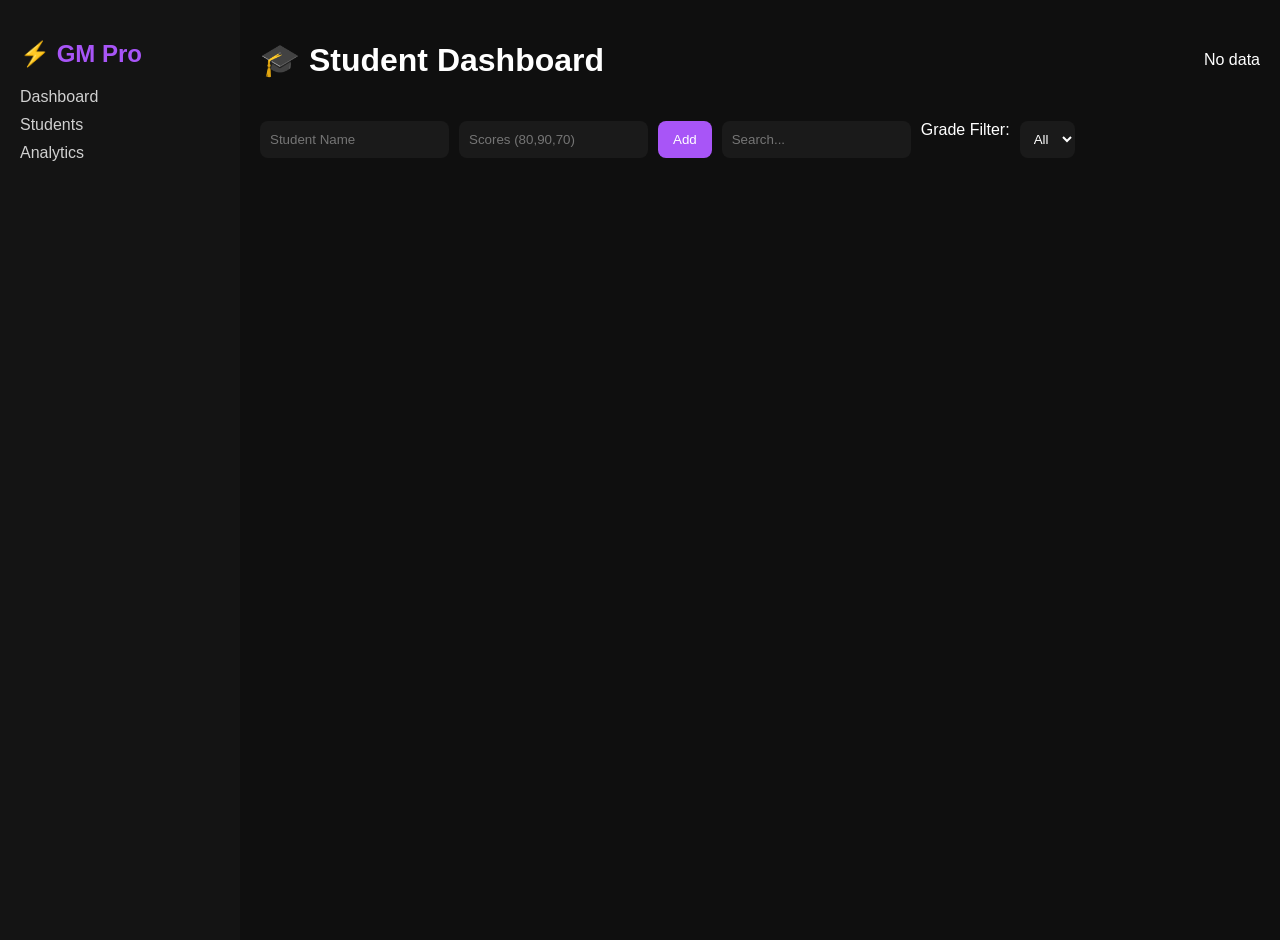
<file: index.html>
<!DOCTYPE html>
<html lang="en">
<head>
  <meta charset="UTF-8">
  <meta name="viewport" content="width=device-width, initial-scale=1.0">
  <title>Grade Manager Pro</title>
  <link rel="stylesheet" href="style.css">
</head>
<body>

<div class="app">

  <!-- Sidebar -->
  <aside class="sidebar">
    <h2>⚡ GM Pro</h2>
    <nav>
      <p>Dashboard</p>
      <p>Students</p>
      <p>Analytics</p>
    </nav>
  </aside>

  <!-- Main -->
  <main class="main">

    <header class="topbar">
      <h1>🎓 Student Dashboard</h1>
      <div id="stats"></div>
    </header>

    <section class="controls">
      <input type="text" id="name" placeholder="Student Name">
      <input type="text" id="scores" placeholder="Scores (80,90,70)">
      <button onclick="addStudent()">Add</button>

      <input type="text" id="search" placeholder="Search..." oninput="displayStudents()">

      <label for="gradeFilter">Grade Filter:</label>
      <select id="gradeFilter" onchange="displayStudents()" aria-label="Filter by grade">
        <option value="All">All</option>
        <option value="A">A</option>
        <option value="B">B</option>
        <option value="C">C</option>
        <option value="D">D</option>
        <option value="F">F</option>
      </select>
    </section>

    <section id="studentList" class="grid"></section>

  </main>

</div>

<script src="script.js"></script>
</body>
</html>
</file>
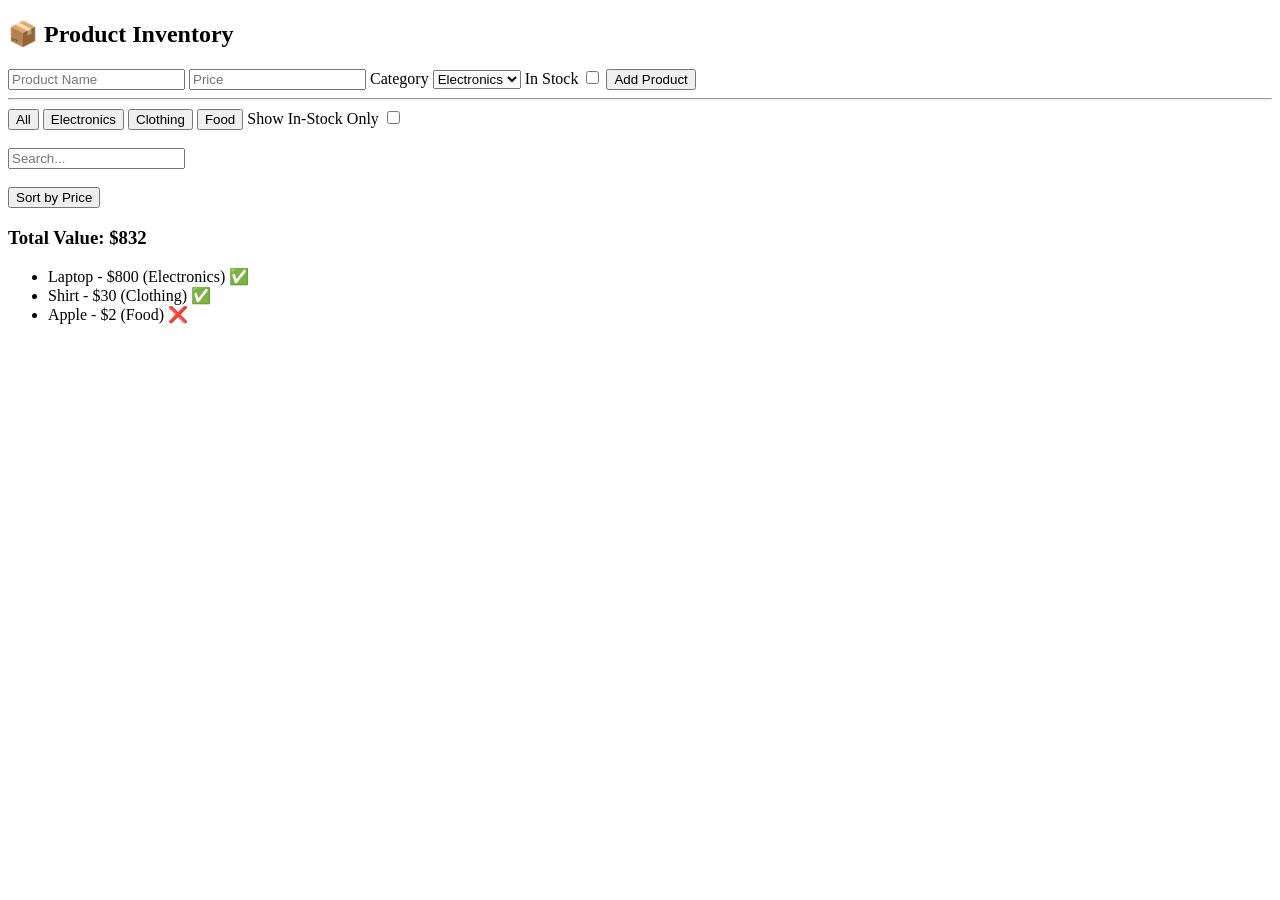
<file: quest10-quiz-app.html>
<!DOCTYPE html>
<html lang="en">
<head>
  <meta charset="UTF-8">
  <meta name="viewport" content="width=device-width, initial-scale=1.0">
  <title>Product Manager</title>
</head>
<body>

  <h2>📦 Product Inventory</h2>

  <!-- Add Product -->
  <input type="text" id="name" placeholder="Product Name">
  <input type="number" id="price" placeholder="Price">
  <label for="category">Category</label>
  <select id="category">
    <option>Electronics</option>
    <option>Clothing</option>
    <option>Food</option>
  </select>
  <label>
    In Stock <input type="checkbox" id="inStock">
  </label>
  <button onclick="addProduct()">Add Product</button>

  <hr>

  <!-- Filters -->
  <button onclick="filterCategory('All')">All</button>
  <button onclick="filterCategory('Electronics')">Electronics</button>
  <button onclick="filterCategory('Clothing')">Clothing</button>
  <button onclick="filterCategory('Food')">Food</button>

  <label>
    Show In-Stock Only
    <input type="checkbox" id="stockFilter" onchange="displayProducts()">
  </label>

  <br><br>

  <!-- Search -->
  <input type="text" id="search" placeholder="Search..." oninput="displayProducts()">

  <br><br>

  <!-- Sort -->
  <button onclick="sortByPrice()">Sort by Price</button>

  <h3>Total Value: $<span id="total">0</span></h3>

  <ul id="productList"></ul>

  <script>
    let products = [
      { name: "Laptop", price: 800, category: "Electronics", inStock: true },
      { name: "Shirt", price: 30, category: "Clothing", inStock: true },
      { name: "Apple", price: 2, category: "Food", inStock: false }
    ];

    let currentCategory = "All";

    function displayProducts() {
      const list = document.getElementById("productList");
      const search = document.getElementById("search").value.toLowerCase();
      const stockOnly = document.getElementById("stockFilter").checked;

      list.innerHTML = "";

      const filtered = products.filter(p => {
        return (
          (currentCategory === "All" || p.category === currentCategory) &&
          (!stockOnly || p.inStock) &&
          p.name.toLowerCase().includes(search)
        );
      });

      filtered.forEach(p => {
        const li = document.createElement("li");
        li.textContent = `${p.name} - $${p.price} (${p.category}) ${p.inStock ? "✅" : "❌"}`;
        list.appendChild(li);
      });

      // Total value
      const total = filtered.reduce((sum, p) => sum + p.price, 0);
      document.getElementById("total").textContent = total;
    }

    function addProduct() {
      const name = document.getElementById("name").value;
      const price = parseFloat(document.getElementById("price").value);
      const category = document.getElementById("category").value;
      const inStock = document.getElementById("inStock").checked;

      if (!name || isNaN(price)) {
        alert("Enter valid data");
        return;
      }

      products.push({ name, price, category, inStock });
      displayProducts();
    }

    function filterCategory(category) {
      currentCategory = category;
      displayProducts();
    }

    function sortByPrice() {
      products.sort((a, b) => a.price - b.price);
      displayProducts();
    }

    displayProducts();
  </script>

</body>
</html>
</file>
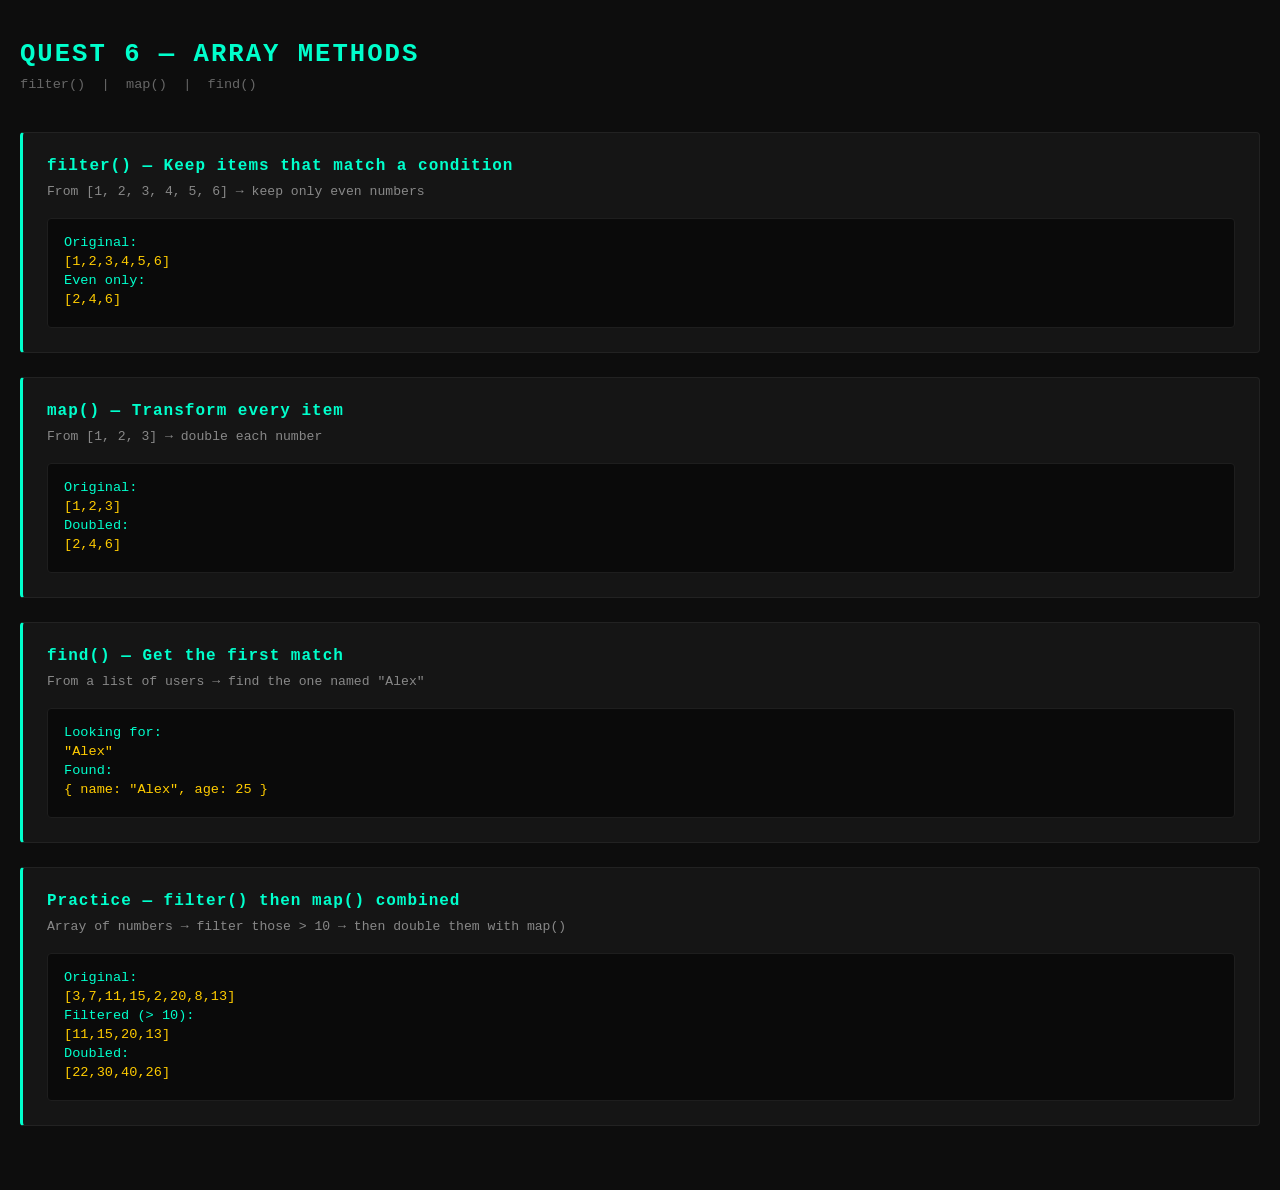
<file: quest6-events.html>
<!DOCTYPE html>
<html lang="en">
<head>
  <meta charset="UTF-8" />
  <meta name="viewport" content="width=device-width, initial-scale=1.0"/>
  <title>Quest 6 – Array Methods</title>
  <style>
    * { margin: 0; padding: 0; box-sizing: border-box; }

    body {
      background: #0d0d0d;
      color: #e8e8e8;
      font-family: 'Courier New', monospace;
      min-height: 100vh;
      padding: 40px 20px;
    }

    h1 {
      font-size: 1.6rem;
      color: #00ffcc;
      margin-bottom: 8px;
      letter-spacing: 2px;
      text-transform: uppercase;
    }

    .subtitle {
      color: #666;
      margin-bottom: 40px;
      font-size: 0.85rem;
    }

    .section {
      background: #151515;
      border: 1px solid #222;
      border-left: 3px solid #00ffcc;
      border-radius: 4px;
      padding: 24px;
      margin-bottom: 24px;
    }

    .section h2 {
      font-size: 1rem;
      color: #00ffcc;
      margin-bottom: 6px;
      letter-spacing: 1px;
    }

    .section p {
      font-size: 0.82rem;
      color: #888;
      margin-bottom: 16px;
      line-height: 1.6;
    }

    .output-box {
      background: #0a0a0a;
      border: 1px solid #1e1e1e;
      border-radius: 4px;
      padding: 16px;
      font-size: 0.85rem;
      color: #ccc;
      min-height: 48px;
    }

    .output-box span {
      display: block;
      margin-bottom: 4px;
    }

    .tag { color: #00ffcc; }
    .val { color: #ffcc00; }
    .num { color: #ff6b6b; }

  </style>
</head>
<body>

  <h1>Quest 6 — Array Methods</h1>
  <p class="subtitle">filter() &nbsp;|&nbsp; map() &nbsp;|&nbsp; find()</p>

  <!-- PART A: filter() -->
  <div class="section">
    <h2>filter() — Keep items that match a condition</h2>
    <p>From [1, 2, 3, 4, 5, 6] → keep only even numbers</p>
    <div class="output-box" id="filter-output"></div>
  </div>

  <!-- PART B: map() -->
  <div class="section">
    <h2>map() — Transform every item</h2>
    <p>From [1, 2, 3] → double each number</p>
    <div class="output-box" id="map-output"></div>
  </div>

  <!-- PART C: find() -->
  <div class="section">
    <h2>find() — Get the first match</h2>
    <p>From a list of users → find the one named "Alex"</p>
    <div class="output-box" id="find-output"></div>
  </div>

  <!-- PART D: Practice -->
  <div class="section">
    <h2>Practice — filter() then map() combined</h2>
    <p>Array of numbers → filter those &gt; 10 → then double them with map()</p>
    <div class="output-box" id="practice-output"></div>
  </div>

  <script>

    // ─────────────────────────────────────
    // PART A: filter()
    // Keep only items where the condition is TRUE
    // num % 2 === 0  means "the number divides evenly by 2" (even)
    // ─────────────────────────────────────
    const numbers = [1, 2, 3, 4, 5, 6];
    const evenNumbers = numbers.filter(num => num % 2 === 0);

    document.getElementById('filter-output').innerHTML = `
      <span><span class="tag">Original:</span>  <span class="val">[${numbers}]</span></span>
      <span><span class="tag">Even only:</span> <span class="val">[${evenNumbers}]</span></span>
    `;


    // ─────────────────────────────────────
    // PART B: map()
    // Run a function on EVERY item and return a NEW array
    // num * 2 means "multiply each number by 2"
    // ─────────────────────────────────────
    const smallNums = [1, 2, 3];
    const doubled = smallNums.map(num => num * 2);

    document.getElementById('map-output').innerHTML = `
      <span><span class="tag">Original:</span> <span class="val">[${smallNums}]</span></span>
      <span><span class="tag">Doubled:</span>  <span class="val">[${doubled}]</span></span>
    `;


    // ─────────────────────────────────────
    // PART C: find()
    // Searches the array and returns the FIRST item that matches
    // u.name === 'Alex' means "find the user whose name is Alex"
    // ─────────────────────────────────────
    const users = [
      { name: 'Alex',   age: 25 },
      { name: 'Jordan', age: 30 },
      { name: 'Sam',    age: 22 }
    ];
    const foundUser = users.find(u => u.name === 'Alex');

    document.getElementById('find-output').innerHTML = `
      <span><span class="tag">Looking for:</span> <span class="val">"Alex"</span></span>
      <span><span class="tag">Found:</span>        <span class="val">{ name: "${foundUser.name}", age: ${foundUser.age} }</span></span>
    `;


    // ─────────────────────────────────────
    // PART D: PRACTICE — filter() + map() chained together
    // Step 1: filter — keep only numbers greater than 10
    // Step 2: map    — double each of those numbers
    // ─────────────────────────────────────
    const allNumbers = [3, 7, 11, 15, 2, 20, 8, 13];

    const filteredNumbers = allNumbers.filter(num => num > 10);
    const doubledFiltered = filteredNumbers.map(num => num * 2);

    document.getElementById('practice-output').innerHTML = `
      <span><span class="tag">Original:</span>          <span class="val">[${allNumbers}]</span></span>
      <span><span class="tag">Filtered (&gt; 10):</span>  <span class="val">[${filteredNumbers}]</span></span>
      <span><span class="tag">Doubled:</span>            <span class="val">[${doubledFiltered}]</span></span>
    `;

  </script>
</body>
</html>
</file>
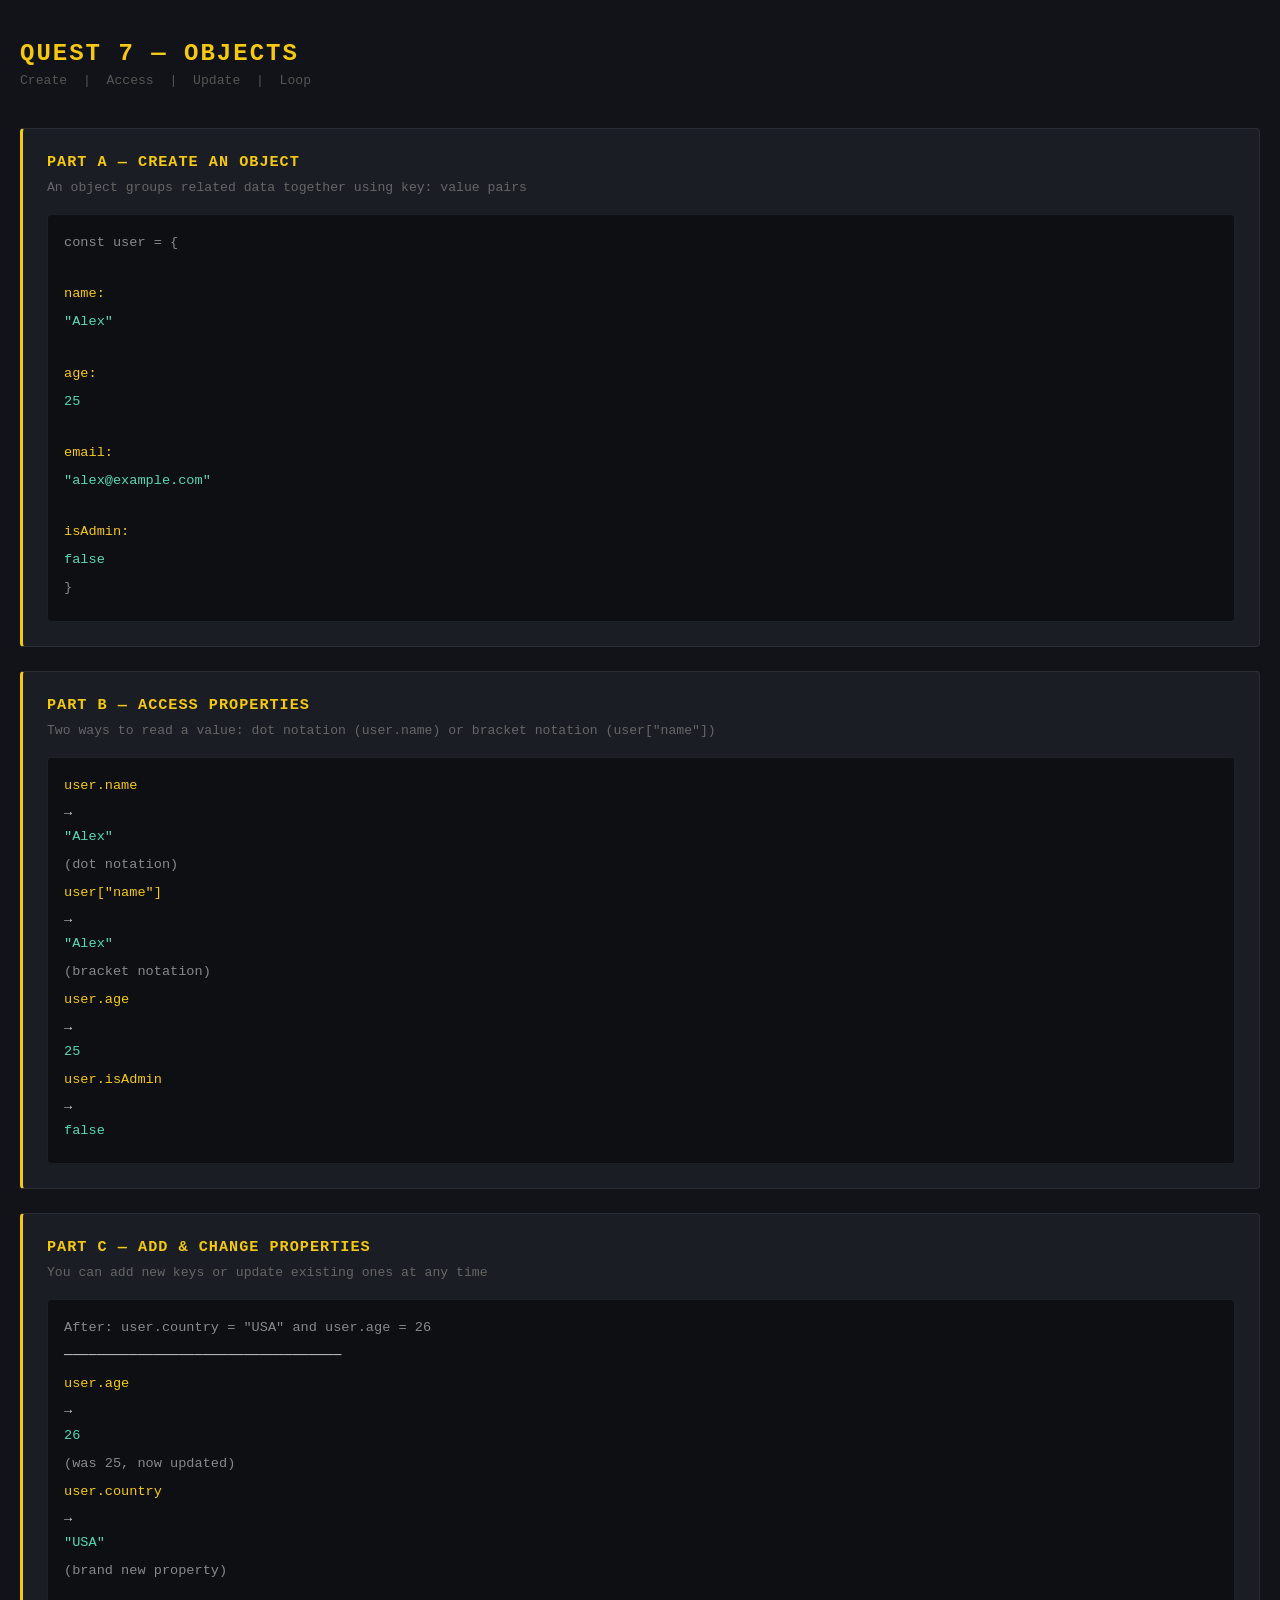
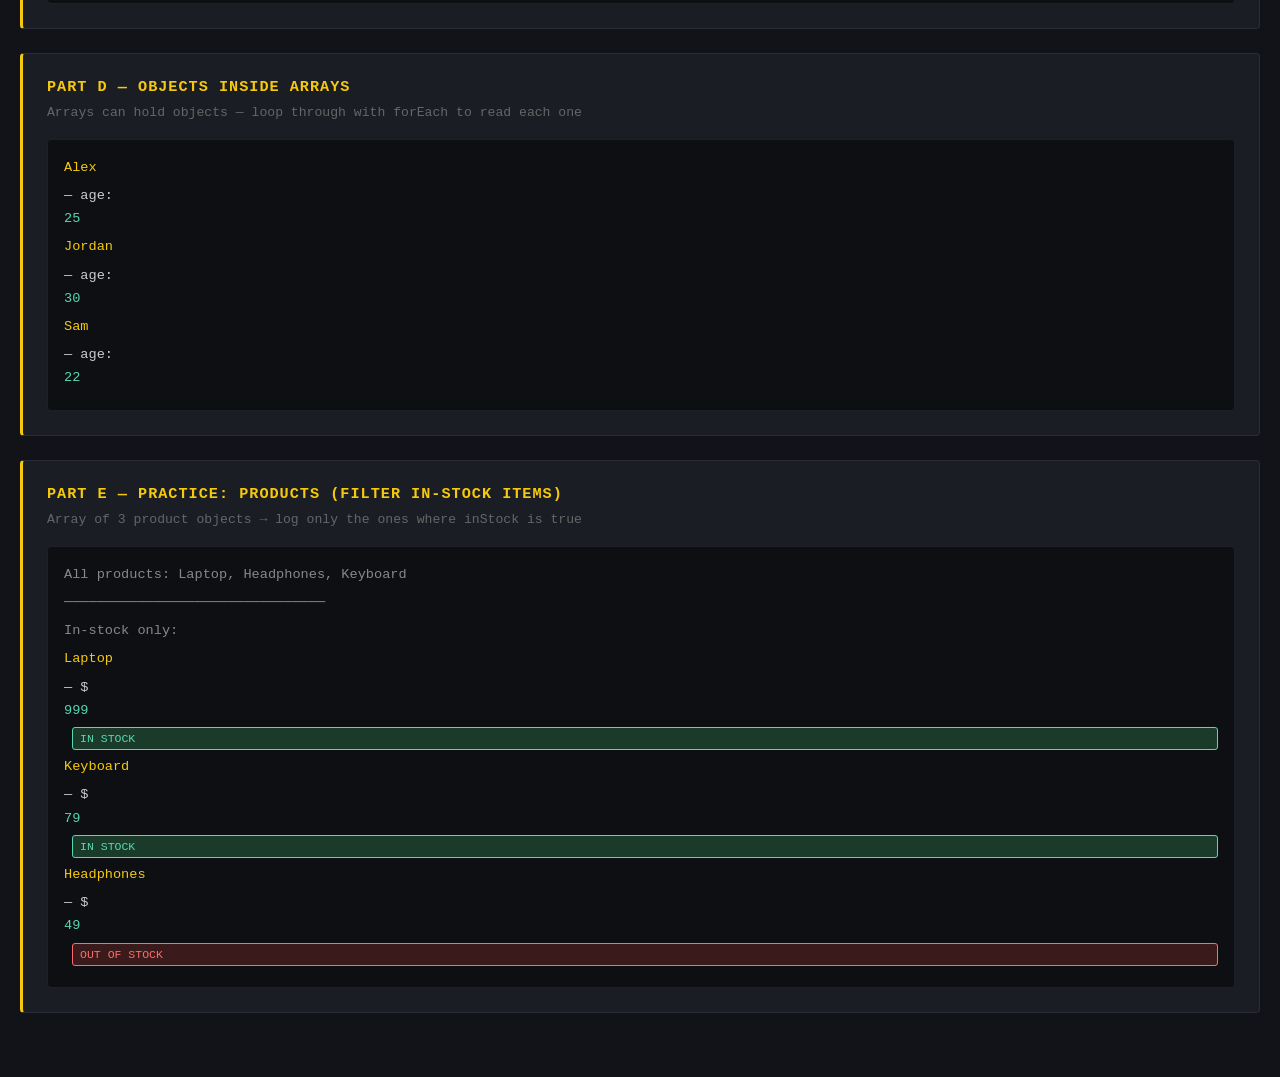
<file: quest7-form-validation.html>
<!DOCTYPE html>
<html lang="en">
<head>
  <meta charset="UTF-8" />
  <meta name="viewport" content="width=device-width, initial-scale=1.0"/>
  <title>Quest 7 – Objects</title>
  <style>
    * { margin: 0; padding: 0; box-sizing: border-box; }

    body {
      background: #111318;
      color: #e2e8f0;
      font-family: 'Courier New', monospace;
      min-height: 100vh;
      padding: 40px 20px;
    }

    h1 {
      font-size: 1.5rem;
      color: #f6c90e;
      margin-bottom: 6px;
      letter-spacing: 2px;
      text-transform: uppercase;
    }

    .subtitle {
      color: #555;
      margin-bottom: 40px;
      font-size: 0.82rem;
    }

    .section {
      background: #1a1d24;
      border: 1px solid #2a2d35;
      border-left: 3px solid #f6c90e;
      border-radius: 4px;
      padding: 24px;
      margin-bottom: 24px;
    }

    .section h2 {
      font-size: 0.95rem;
      color: #f6c90e;
      margin-bottom: 6px;
      letter-spacing: 1px;
      text-transform: uppercase;
    }

    .section p {
      font-size: 0.82rem;
      color: #666;
      margin-bottom: 16px;
      line-height: 1.6;
    }

    .output-box {
      background: #0d0f13;
      border: 1px solid #1e2028;
      border-radius: 4px;
      padding: 16px;
      font-size: 0.85rem;
      color: #ccc;
      min-height: 48px;
    }

    .output-box span { display: block; margin-bottom: 5px; line-height: 1.7; }
    .key   { color: #f6c90e; }
    .val   { color: #56d8b1; }
    .label { color: #888; }
    .badge {
      display: inline-block;
      background: #1a3a2a;
      color: #56d8b1;
      border: 1px solid #56d8b1;
      border-radius: 3px;
      font-size: 0.72rem;
      padding: 1px 7px;
      margin-left: 8px;
    }
    .badge.out {
      background: #3a1a1a;
      color: #ff6b6b;
      border-color: #ff6b6b;
    }
  </style>
</head>
<body>

  <h1>Quest 7 — Objects</h1>
  <p class="subtitle">Create &nbsp;|&nbsp; Access &nbsp;|&nbsp; Update &nbsp;|&nbsp; Loop</p>

  <!-- PART A: Create an object -->
  <div class="section">
    <h2>Part A — Create an Object</h2>
    <p>An object groups related data together using key: value pairs</p>
    <div class="output-box" id="create-output"></div>
  </div>

  <!-- PART B: Access properties -->
  <div class="section">
    <h2>Part B — Access Properties</h2>
    <p>Two ways to read a value: dot notation (user.name) or bracket notation (user["name"])</p>
    <div class="output-box" id="access-output"></div>
  </div>

  <!-- PART C: Add / change properties -->
  <div class="section">
    <h2>Part C — Add & Change Properties</h2>
    <p>You can add new keys or update existing ones at any time</p>
    <div class="output-box" id="update-output"></div>
  </div>

  <!-- PART D: Objects in arrays -->
  <div class="section">
    <h2>Part D — Objects Inside Arrays</h2>
    <p>Arrays can hold objects — loop through with forEach to read each one</p>
    <div class="output-box" id="array-output"></div>
  </div>

  <!-- PART E: Practice -->
  <div class="section">
    <h2>Part E — Practice: Products (filter in-stock items)</h2>
    <p>Array of 3 product objects → log only the ones where inStock is true</p>
    <div class="output-box" id="practice-output"></div>
  </div>

  <script>

    // ─────────────────────────────────────
    // PART A: Create an object
    // An object uses curly braces {}
    // Inside: key: value pairs, separated by commas
    // ─────────────────────────────────────
    const user = {
      name: 'Alex',
      age: 25,
      email: 'alex@example.com',
      isAdmin: false
    };

    document.getElementById('create-output').innerHTML = `
      <span><span class="label">const user = {</span></span>
      <span>&nbsp;&nbsp;<span class="key">name:</span>    <span class="val">"${user.name}"</span></span>
      <span>&nbsp;&nbsp;<span class="key">age:</span>     <span class="val">${user.age}</span></span>
      <span>&nbsp;&nbsp;<span class="key">email:</span>   <span class="val">"${user.email}"</span></span>
      <span>&nbsp;&nbsp;<span class="key">isAdmin:</span> <span class="val">${user.isAdmin}</span></span>
      <span><span class="label">}</span></span>
    `;


    // ─────────────────────────────────────
    // PART B: Access properties
    // Dot notation:     user.name
    // Bracket notation: user["name"]  ← useful when key is stored in a variable
    // ─────────────────────────────────────
    const dotNotation     = user.name;
    const bracketNotation = user["name"];

    document.getElementById('access-output').innerHTML = `
      <span><span class="key">user.name</span>       → <span class="val">"${dotNotation}"</span>   <span class="label">(dot notation)</span></span>
      <span><span class="key">user["name"]</span>    → <span class="val">"${bracketNotation}"</span>   <span class="label">(bracket notation)</span></span>
      <span><span class="key">user.age</span>        → <span class="val">${user.age}</span></span>
      <span><span class="key">user.isAdmin</span>    → <span class="val">${user.isAdmin}</span></span>
    `;


    // ─────────────────────────────────────
    // PART C: Add and change properties
    // user.country = "USA"  → adds a NEW key called country
    // user.age = 26         → UPDATES the existing age value
    // ─────────────────────────────────────
    user.country = "USA";   // add new property
    user.age = 26;          // update existing property

    document.getElementById('update-output').innerHTML = `
      <span><span class="label">After:  user.country = "USA"  and  user.age = 26</span></span>
      <span>──────────────────────────────────</span>
      <span><span class="key">user.age</span>     → <span class="val">${user.age}</span>    <span class="label">(was 25, now updated)</span></span>
      <span><span class="key">user.country</span> → <span class="val">"${user.country}"</span>  <span class="label">(brand new property)</span></span>
    `;


    // ─────────────────────────────────────
    // PART D: Objects inside an array
    // Each item in the array is itself an object {}
    // forEach loops through each one so we can read its properties
    // ─────────────────────────────────────
    const users = [
      { name: 'Alex',   age: 25 },
      { name: 'Jordan', age: 30 },
      { name: 'Sam',    age: 22 }
    ];

    let arrayHTML = '';
    users.forEach(u => {
      arrayHTML += `<span><span class="key">${u.name}</span> — age: <span class="val">${u.age}</span></span>`;
    });
    document.getElementById('array-output').innerHTML = arrayHTML;


    // ─────────────────────────────────────
    // PART E: PRACTICE
    // Array of 3 product objects, each with: name, price, inStock
    // filter() finds only inStock: true products
    // forEach() logs each one to the page
    // ─────────────────────────────────────
    const products = [
      { name: 'Laptop',     price: 999,  inStock: true  },
      { name: 'Headphones', price: 49,   inStock: false },
      { name: 'Keyboard',   price: 79,   inStock: true  }
    ];

    const inStockProducts = products.filter(product => product.inStock === true);

    let practiceHTML = `<span class="label">All products: ${products.map(p => p.name).join(', ')}</span>`;
    practiceHTML    += `<span class="label">────────────────────────────────</span>`;
    practiceHTML    += `<span class="label">In-stock only:</span>`;

    inStockProducts.forEach(product => {
      practiceHTML += `
        <span>
          <span class="key">${product.name}</span>
          — $<span class="val">${product.price}</span>
          <span class="badge">IN STOCK</span>
        </span>`;
    });

    // Also show out-of-stock for context
    const outOfStock = products.filter(p => p.inStock === false);
    outOfStock.forEach(product => {
      practiceHTML += `
        <span>
          <span class="key">${product.name}</span>
          — $<span class="val">${product.price}</span>
          <span class="badge out">OUT OF STOCK</span>
        </span>`;
    });

    document.getElementById('practice-output').innerHTML = practiceHTML;

  </script>
</body>
</html>
</file>
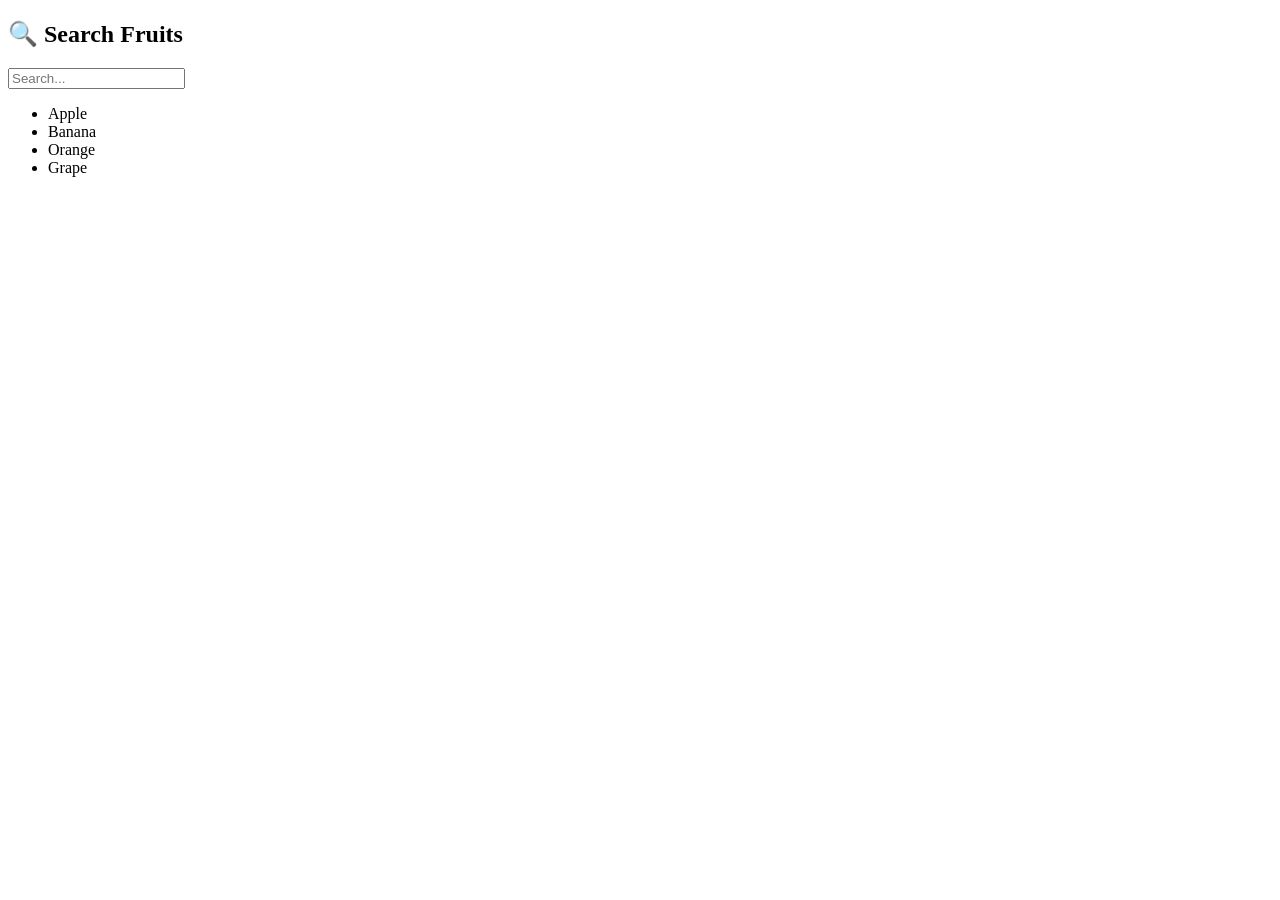
<file: quest8-calculator.html>
<!DOCTYPE html>
<html lang="en">
<head>
  <meta charset="UTF-8">
  <meta name="viewport" content="width=device-width, initial-scale=1.0">
  <title>Search Filter</title>
</head>
<body>

  <h2>🔍 Search Fruits</h2>

  <input type="text" id="searchInput" placeholder="Search...">

  <ul id="itemList">
    <li>Apple</li>
    <li>Banana</li>
    <li>Orange</li>
    <li>Grape</li>
  </ul>

  <script>
    const searchInput = document.getElementById('searchInput');
    const items = document.querySelectorAll('#itemList li');

    searchInput.addEventListener('input', function() {
      const searchTerm = this.value.toLowerCase();
      
      items.forEach(item => {
        const text = item.textContent.toLowerCase();
        
        if (text.includes(searchTerm)) {
          item.style.display = 'block';
        } else {
          item.style.display = 'none';
        }
      });
    });
  </script>

</body>
</html>
</file>
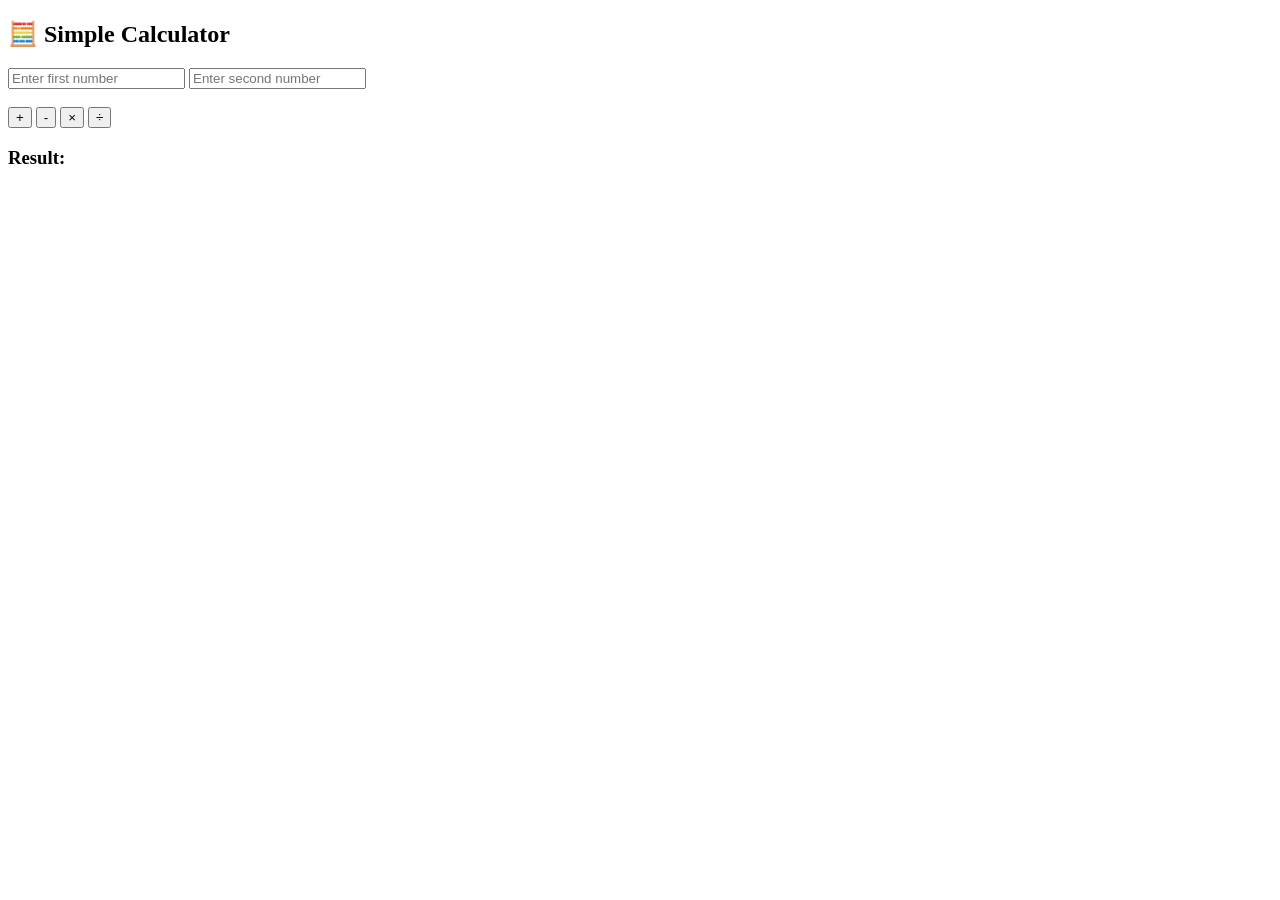
<file: quest9-todo-list.html>
<!DOCTYPE html>
<html lang="en">
<head>
  <meta charset="UTF-8">
  <meta name="viewport" content="width=device-width, initial-scale=1.0">
  <title>Simple Calculator</title>
</head>
<body>

  <h2>🧮 Simple Calculator</h2>

  <!-- Inputs -->
  <input type="number" id="num1" placeholder="Enter first number">
  <input type="number" id="num2" placeholder="Enter second number">

  <br><br>

  <!-- Buttons -->
  <button onclick="calculate('add')">+</button>
  <button onclick="calculate('subtract')">-</button>
  <button onclick="calculate('multiply')">×</button>
  <button onclick="calculate('divide')">÷</button>

  <h3 id="result">Result: </h3>

  <script>
    const calculator = {
      add: (a, b) => a + b,
      subtract: (a, b) => a - b,
      multiply: (a, b) => a * b,
      divide: (a, b) => b !== 0 ? a / b : 'Error: Division by zero'
    };

    function calculate(operation) {
      const num1 = parseFloat(document.getElementById('num1').value);
      const num2 = parseFloat(document.getElementById('num2').value);

      // Validation
      if (isNaN(num1) || isNaN(num2)) {
        document.getElementById('result').textContent = 'Result: Please enter valid numbers';
        return;
      }

      const result = calculator[operation](num1, num2);
      document.getElementById('result').textContent = 'Result: ' + result;
    }
  </script>

</body>
</html>
</file>
<file: style.css>
:root {
  --bg: #0f0f0f;
  --sidebar: #141414;
  --card: #1a1a1a;
  --primary: #a855f7;
  --accent: #facc15;
  --text: #fff;
}

body {
  margin: 0;
  font-family: Arial;
  background: var(--bg);
  color: var(--text);
}

.app {
  display: flex;
}

/* Sidebar */
.sidebar {
  width: 200px;
  height: 100vh;
  background: var(--sidebar);
  padding: 20px;
}

.sidebar h2 {
  color: var(--primary);
}

.sidebar p {
  margin: 10px 0;
  cursor: pointer;
  opacity: 0.8;
}

.sidebar p:hover {
  opacity: 1;
}

/* Main */
.main {
  flex: 1;
  padding: 20px;
}

/* Topbar */
.topbar {
  display: flex;
  justify-content: space-between;
  align-items: center;
}

/* Controls */
.controls {
  margin: 20px 0;
  display: flex;
  flex-wrap: wrap;
  gap: 10px;
}

input, select {
  padding: 10px;
  border-radius: 8px;
  border: none;
  background: var(--card);
  color: white;
}

button {
  padding: 10px 15px;
  background: var(--primary);
  border: none;
  border-radius: 8px;
  color: white;
  cursor: pointer;
  transition: 0.2s;
}

button:hover {
  transform: scale(1.05);
}

/* Grid */
.grid {
  display: grid;
  grid-template-columns: repeat(auto-fill, minmax(220px, 1fr));
  gap: 15px;
}

/* Card */
.card {
  background: var(--card);
  padding: 15px;
  border-radius: 12px;
  transition: 0.3s;
  animation: fadeIn 0.3s ease;
}

.card:hover {
  transform: translateY(-5px);
}

.grade-A { color: #22c55e; }
.grade-B { color: #3b82f6; }
.grade-C { color: #eab308; }
.grade-D { color: #f97316; }
.grade-F { color: #ef4444; }

/* Animation */
@keyframes fadeIn {
  from { opacity: 0; transform: translateY(10px); }
  to { opacity: 1; transform: translateY(0); }
}
</file>
